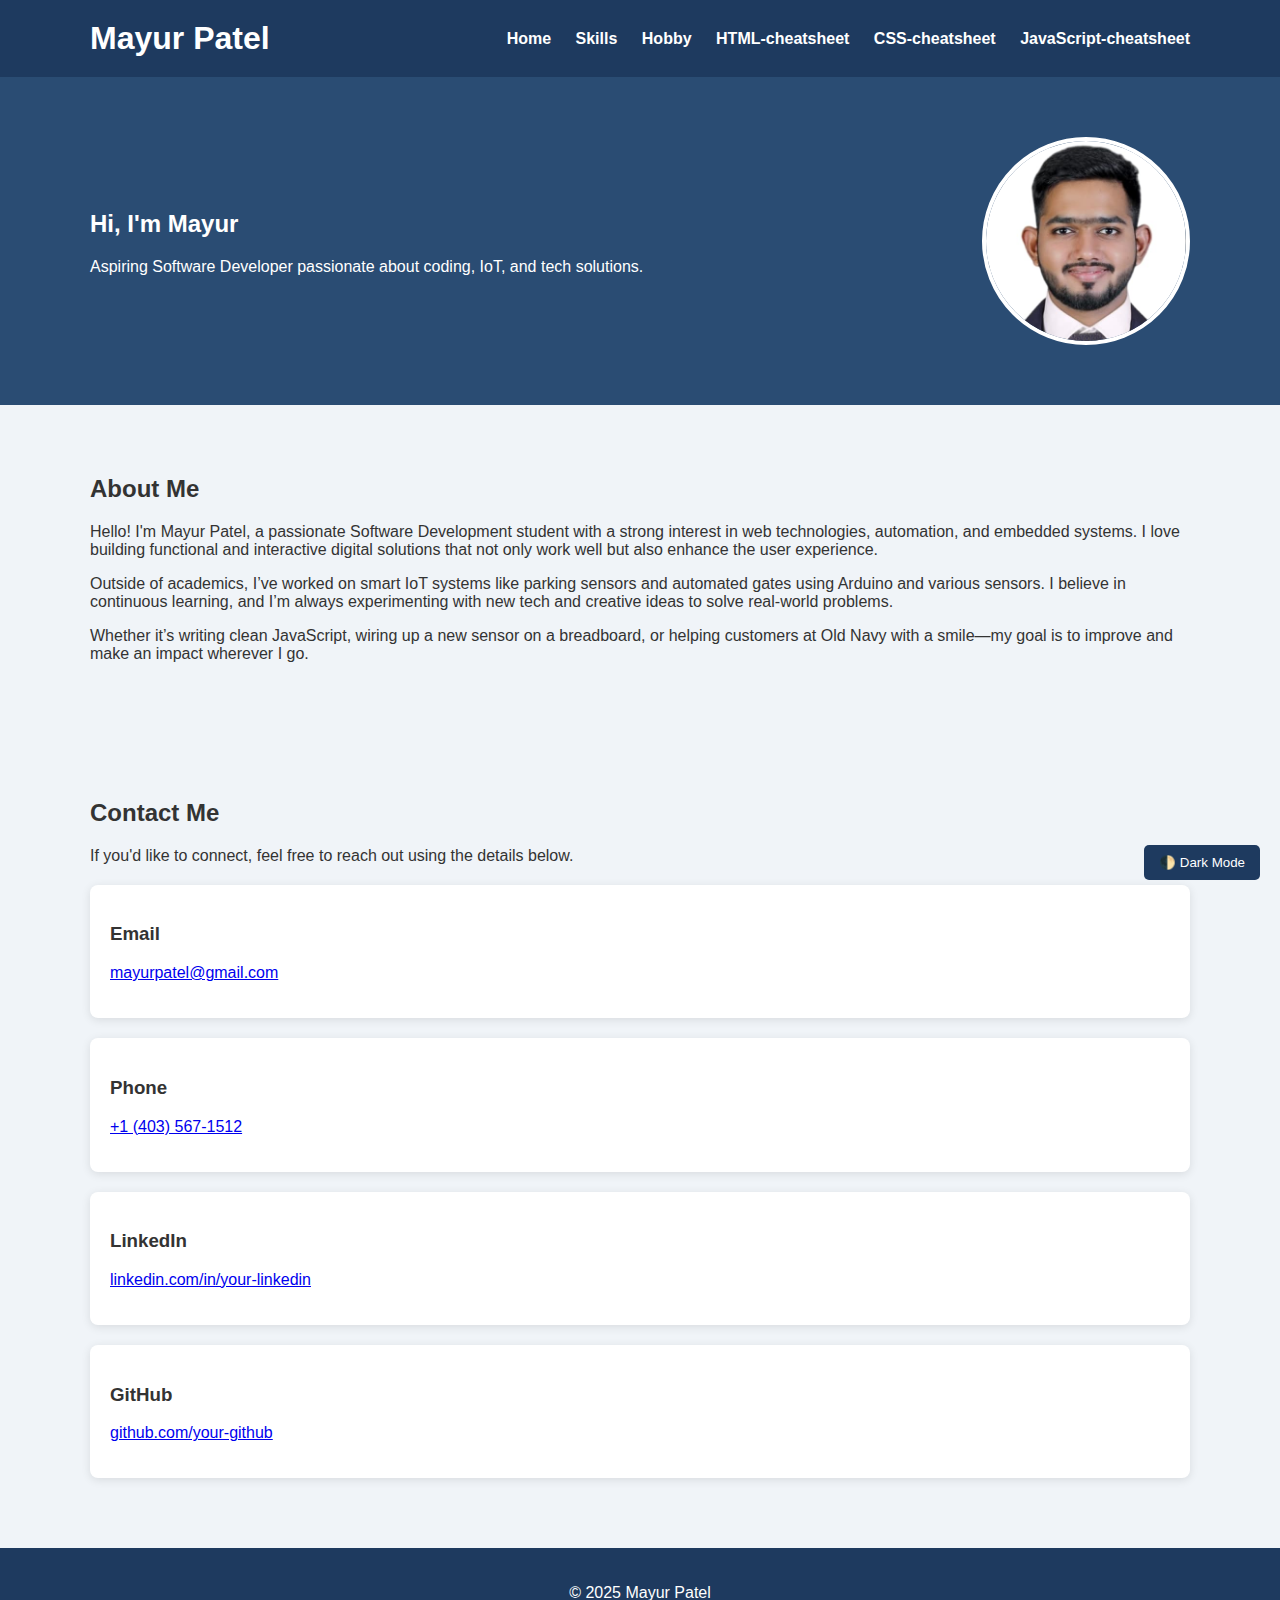
<file: index.html>
<!DOCTYPE html>
<html lang="en">
<head>
  <meta charset="UTF-8" />
  <meta name="viewport" content="width=device-width, initial-scale=1.0" />
  <title>Mayur Patel - Portfolio</title>
  <link rel="stylesheet" href="styles.css" />
  <link href="https://fonts.googleapis.com/icon?family=Material+Icons" rel="stylesheet" />
</head>
<body>
  <header>
    <div class="container nav">
      <h1 class="logo">Mayur Patel</h1>
      <nav>
        <a href="index.html">Home</a>
        <a href="skills.html">Skills</a>
        <a href="hobby.html">Hobby</a>
        <a href="html-cheatsheet.html">HTML-cheatsheet</a>
        <a href="css-cheatsheet.html">CSS-cheatsheet</a>
        <a href="javascript-cheatsheet.html">JavaScript-cheatsheet</a>
      </nav>
    </div>
  </header>

  <section id="home" class="hero">
    <div class="container">
      <div class="hero-text">
        <h2>Hi, I'm Mayur</h2>
        <p>Aspiring Software Developer passionate about coding, IoT, and tech solutions.</p>
      </div>
      <img src="8.jpg" alt="Mayur Patel" class="profile-pic" />
    </div>
  </section>

  <section id="about" class="section">
    <div class="container">
      <h2>About Me</h2>
      <p>Hello! I'm Mayur Patel, a passionate Software Development student with a strong interest in web technologies, automation, and embedded systems. I love building functional and interactive digital solutions that not only work well but also enhance the user experience.</p>
      <p>Outside of academics, I’ve worked on smart IoT systems like parking sensors and automated gates using Arduino and various sensors. I believe in continuous learning, and I’m always experimenting with new tech and creative ideas to solve real-world problems.</p>
      <p>Whether it’s writing clean JavaScript, wiring up a new sensor on a breadboard, or helping customers at Old Navy with a smile—my goal is to improve and make an impact wherever I go.</p>
    </div>
  </section>
  <section id="contact" class="section">
    <div class="container">
      <h2>Contact Me</h2>
      <p>If you'd like to connect, feel free to reach out using the details below.</p>
  
      <div class="card">
        <h3>Email</h3>
        <p><a href="mailto:mayurpatel@example.com">mayurpatel@gmail.com</a></p>
      </div>
  
      <div class="card">
        <h3>Phone</h3>
        <p><a href="tel:+1234567890">+1 (403) 567-1512</a></p>
      </div>
  
      <div class="card">
        <h3>LinkedIn</h3>
        <p><a href="https://www.linkedin.com/in/mayur-patel-272036344?utm_source=share&utm_campaign=share_via&utm_content=profile&utm_medium=android_app" target="_blank">linkedin.com/in/your-linkedin</a></p>
      </div>
  
      <div class="card">
        <h3>GitHub</h3>
        <p><a href="https://github.com/Mayurrr1512" target="_blank">github.com/your-github</a></p>
      </div>
    </div>
  </section>
  
  <footer>
    <p>&copy; 2025 Mayur Patel</p>
  </footer>

  <script src="script.js"></script>
</body>
</html>
</file>
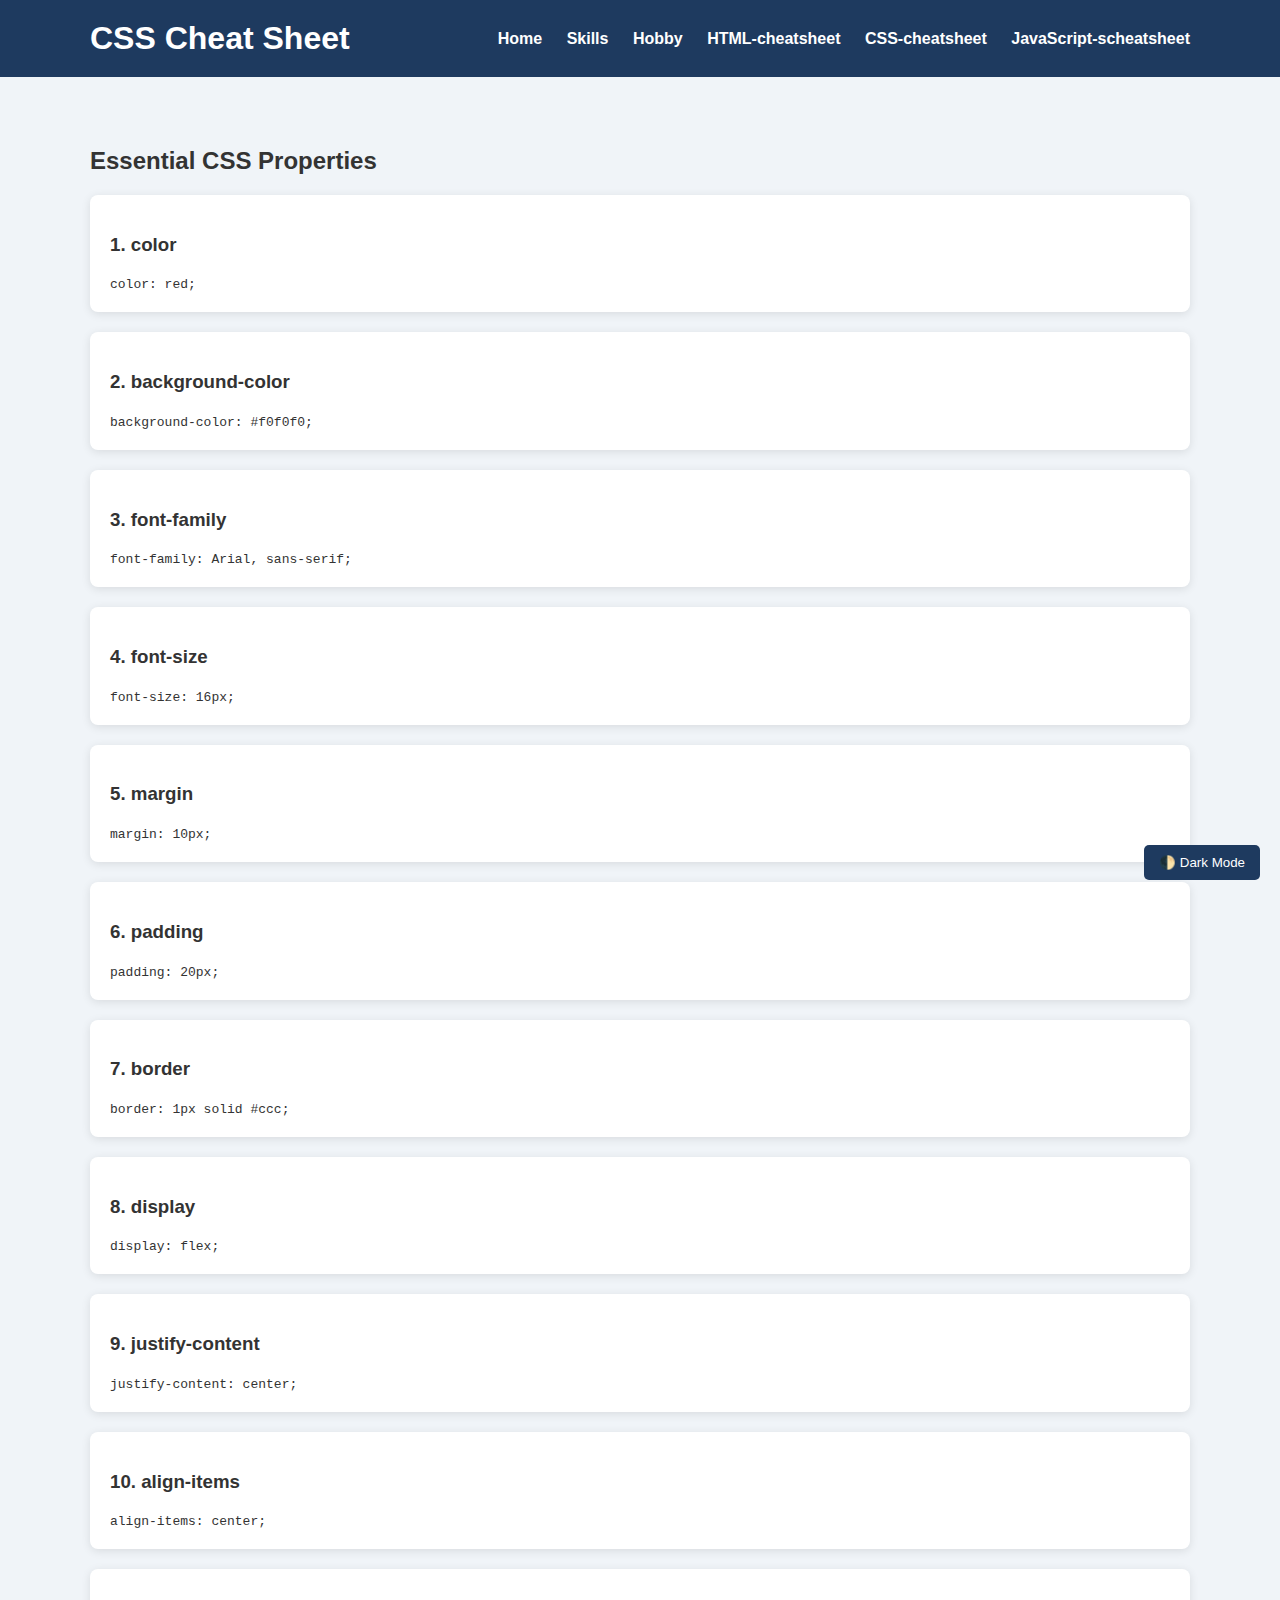
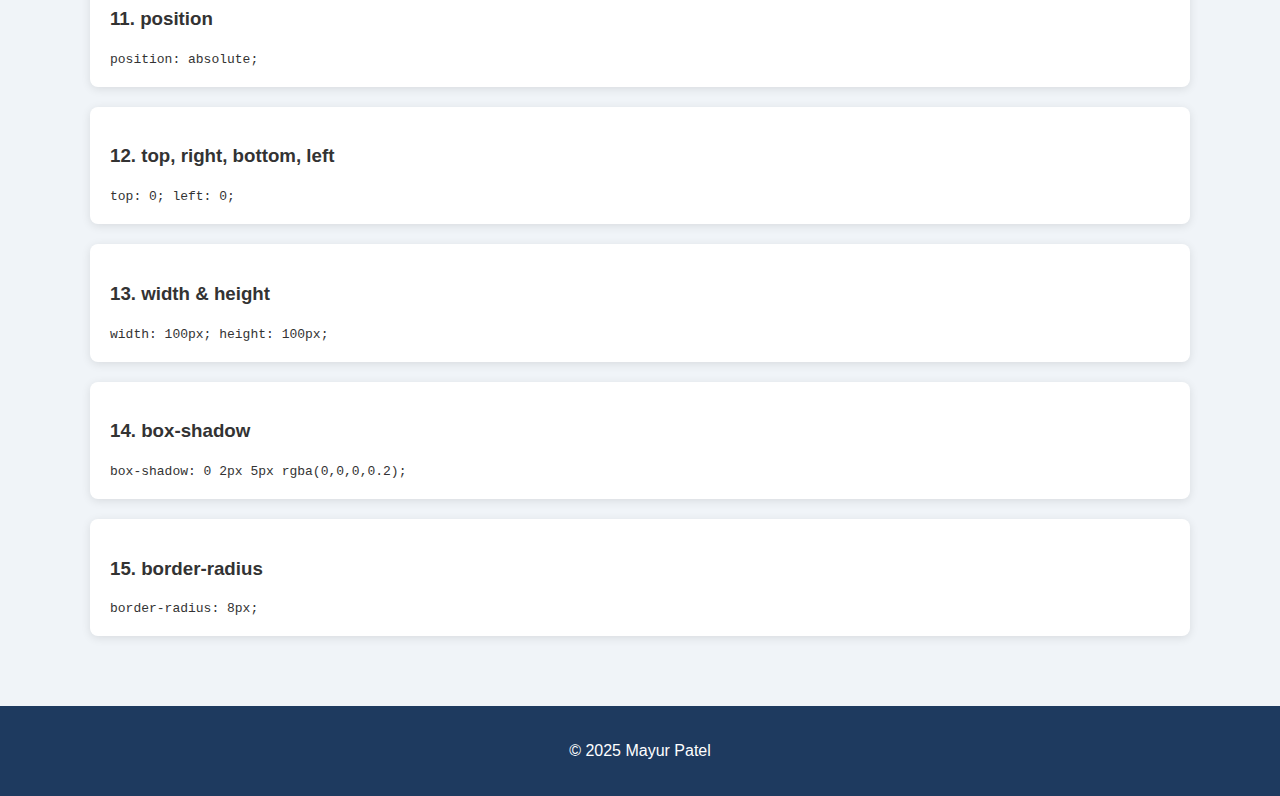
<file: css-cheatsheet.html>
<!DOCTYPE html>
<html lang="en">
<head>
  <meta charset="UTF-8" />
  <meta name="viewport" content="width=device-width, initial-scale=1.0" />
  <title>CSS Cheat Sheet - Mayur Patel</title>
  <link rel="stylesheet" href="styles.css" />
</head>
<body>
  <header>
    <div class="container nav">
      <h1 class="logo">CSS Cheat Sheet</h1>
      <nav>
        <a href="index.html">Home</a>
        <a href="skills.html">Skills</a>
        <a href="hobby.html">Hobby</a>
        <a href="html-cheatsheet.html">HTML-cheatsheet</a>
        <a href="css-cheatsheet.html">CSS-cheatsheet</a>
        <a href="javascript-cheatsheet.html">JavaScript-scheatsheet</a>
      </nav>
    </div>
  </header>

  <section class="section">
    <div class="container">
      <h2>Essential CSS Properties</h2>

      <div class="card"><h3>1. color</h3><code>color: red;</code></div>
      <div class="card"><h3>2. background-color</h3><code>background-color: #f0f0f0;</code></div>
      <div class="card"><h3>3. font-family</h3><code>font-family: Arial, sans-serif;</code></div>
      <div class="card"><h3>4. font-size</h3><code>font-size: 16px;</code></div>
      <div class="card"><h3>5. margin</h3><code>margin: 10px;</code></div>
      <div class="card"><h3>6. padding</h3><code>padding: 20px;</code></div>
      <div class="card"><h3>7. border</h3><code>border: 1px solid #ccc;</code></div>
      <div class="card"><h3>8. display</h3><code>display: flex;</code></div>
      <div class="card"><h3>9. justify-content</h3><code>justify-content: center;</code></div>
      <div class="card"><h3>10. align-items</h3><code>align-items: center;</code></div>
      <div class="card"><h3>11. position</h3><code>position: absolute;</code></div>
      <div class="card"><h3>12. top, right, bottom, left</h3><code>top: 0; left: 0;</code></div>
      <div class="card"><h3>13. width & height</h3><code>width: 100px; height: 100px;</code></div>
      <div class="card"><h3>14. box-shadow</h3><code>box-shadow: 0 2px 5px rgba(0,0,0,0.2);</code></div>
      <div class="card"><h3>15. border-radius</h3><code>border-radius: 8px;</code></div>
    </div>
  </section>

  <footer>
    <p>&copy; 2025 Mayur Patel</p>
  </footer>
  <script src="script.js"></script>
</body>
</html>
</file>
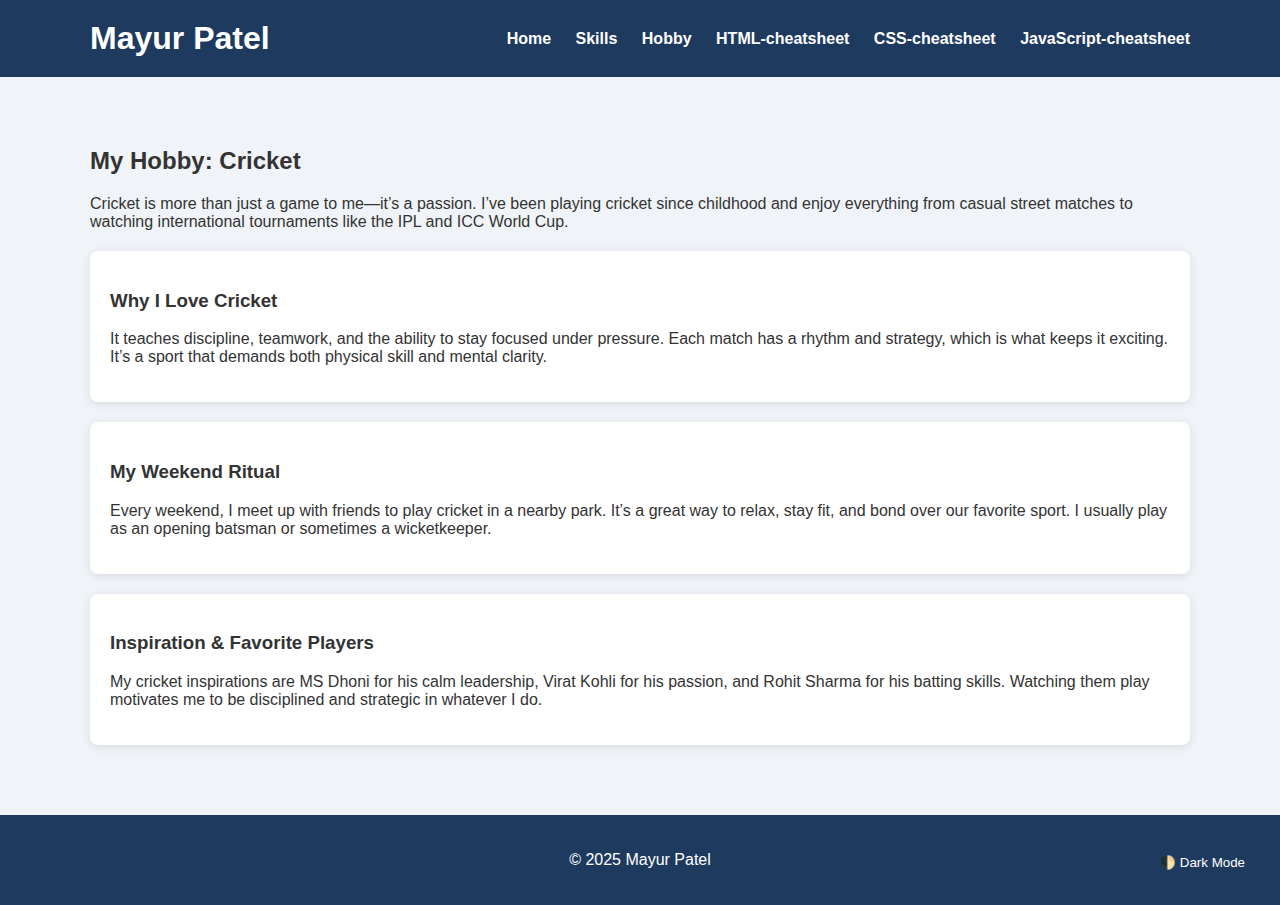
<file: hobby.html>
<!DOCTYPE html>
<html lang="en">
<head>
  <meta charset="UTF-8" />
  <meta name="viewport" content="width=device-width, initial-scale=1.0" />
  <title>My Hobby - Mayur Patel</title>
  <link rel="stylesheet" href="styles.css" />
  <link rel="stylesheet" href="styles.css">
  <link href="https://fonts.googleapis.com/icon?family=Material+Icons" rel="stylesheet">
</head>
<body>
  <header>
    <div class="container nav">
      <h1 class="logo">Mayur Patel</h1>
      <nav>
        <a href="index.html">Home</a>
        <a href="skills.html">Skills</a>
        <a href="hobby.html">Hobby</a>
        <a href="html-cheatsheet.html">HTML-cheatsheet</a>
        <a href="css-cheatsheet.html">CSS-cheatsheet</a>
        <a href="javascript-cheatsheet.html">JavaScript-cheatsheet</a>
        
      </nav>
    </div>
  </header>
  <script src="script.js"></script>

  <section class="section">
    <div class="container">
      <h2>My Hobby: Cricket</h2>
      <p>Cricket is more than just a game to me—it’s a passion. I’ve been playing cricket since childhood and enjoy everything from casual street matches to watching international tournaments like the IPL and ICC World Cup.</p>

      <div class="card">
        <h3>Why I Love Cricket</h3>
        <p>It teaches discipline, teamwork, and the ability to stay focused under pressure. Each match has a rhythm and strategy, which is what keeps it exciting. It’s a sport that demands both physical skill and mental clarity.</p>
      </div>

      <div class="card">
        <h3>My Weekend Ritual</h3>
        <p>Every weekend, I meet up with friends to play cricket in a nearby park. It’s a great way to relax, stay fit, and bond over our favorite sport. I usually play as an opening batsman or sometimes a wicketkeeper.</p>
      </div>

      <div class="card">
        <h3>Inspiration & Favorite Players</h3>
        <p>My cricket inspirations are MS Dhoni for his calm leadership, Virat Kohli for his passion, and Rohit Sharma for his batting skills. Watching them play motivates me to be disciplined and strategic in whatever I do.</p>
      </div>
    </div>
  </section>

  <footer>
    <p>&copy; 2025 Mayur Patel</p>
  </footer>
</body>
</html>
</file>
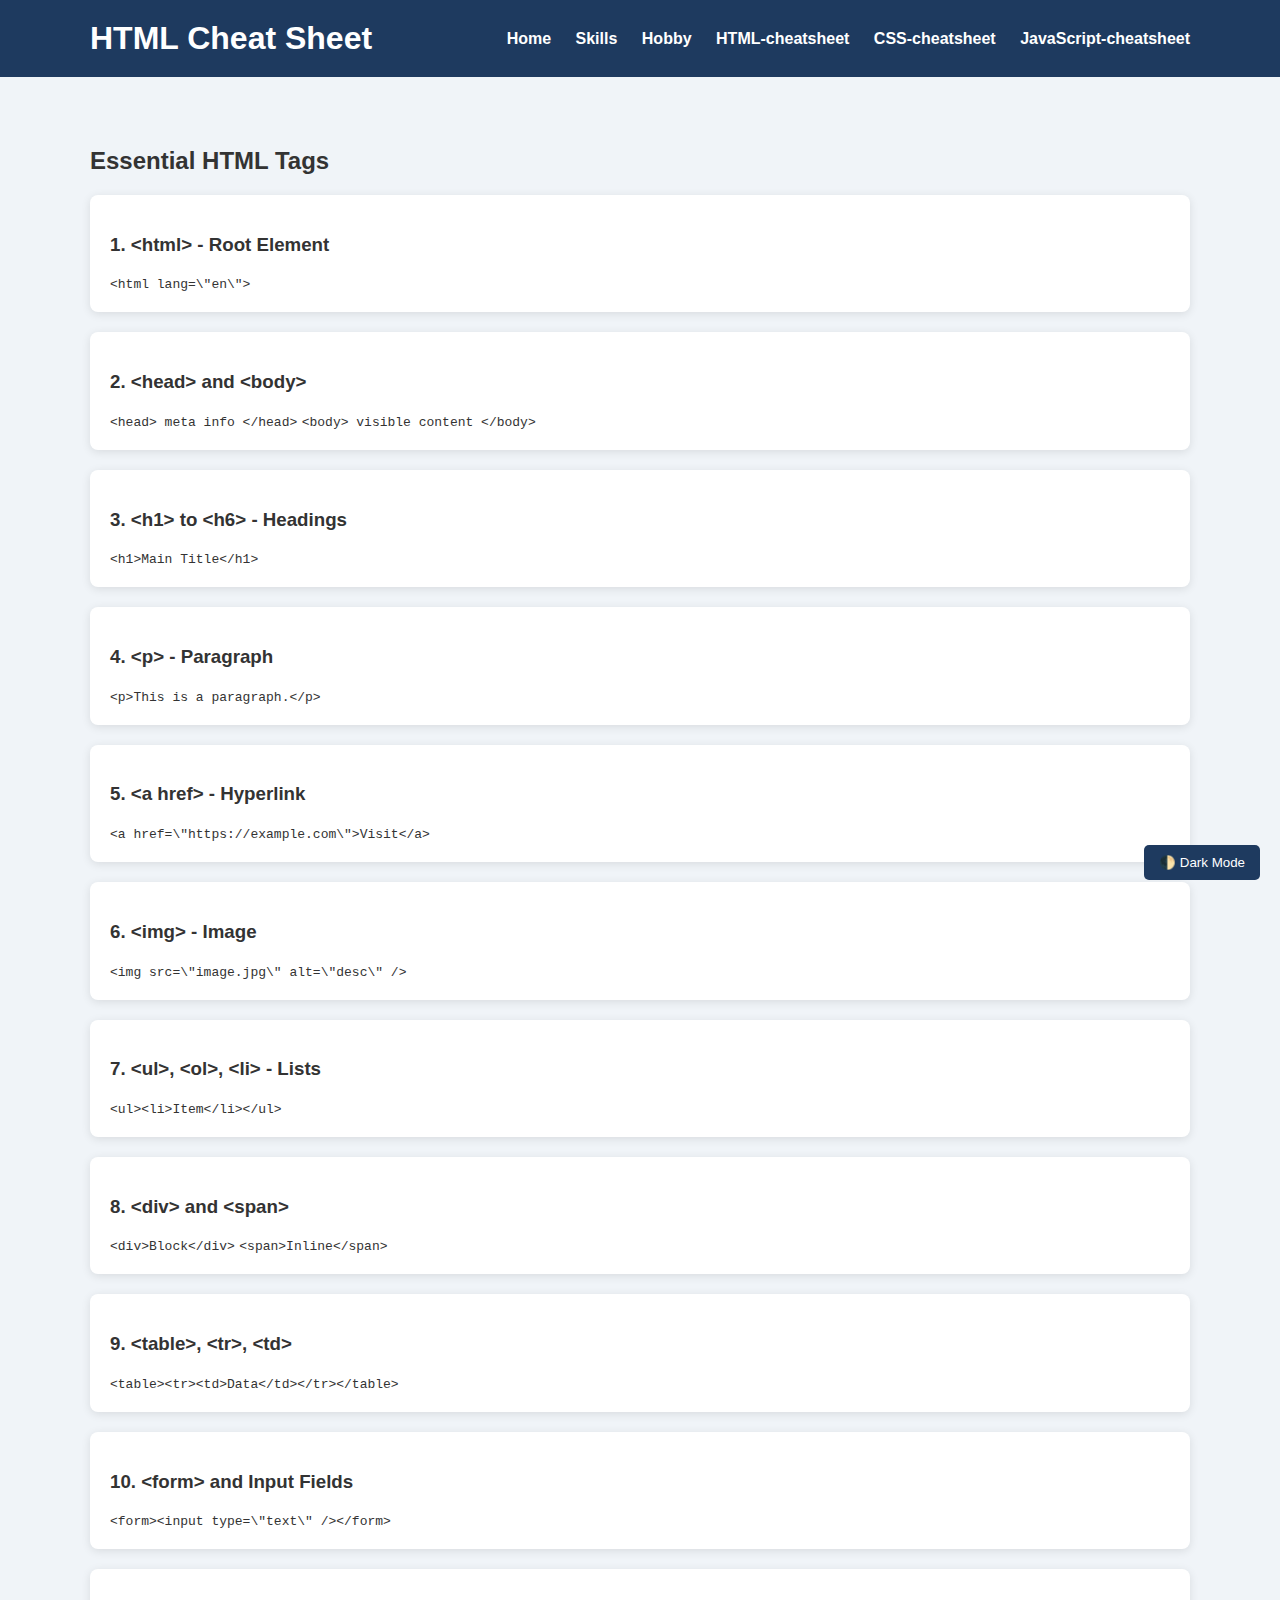
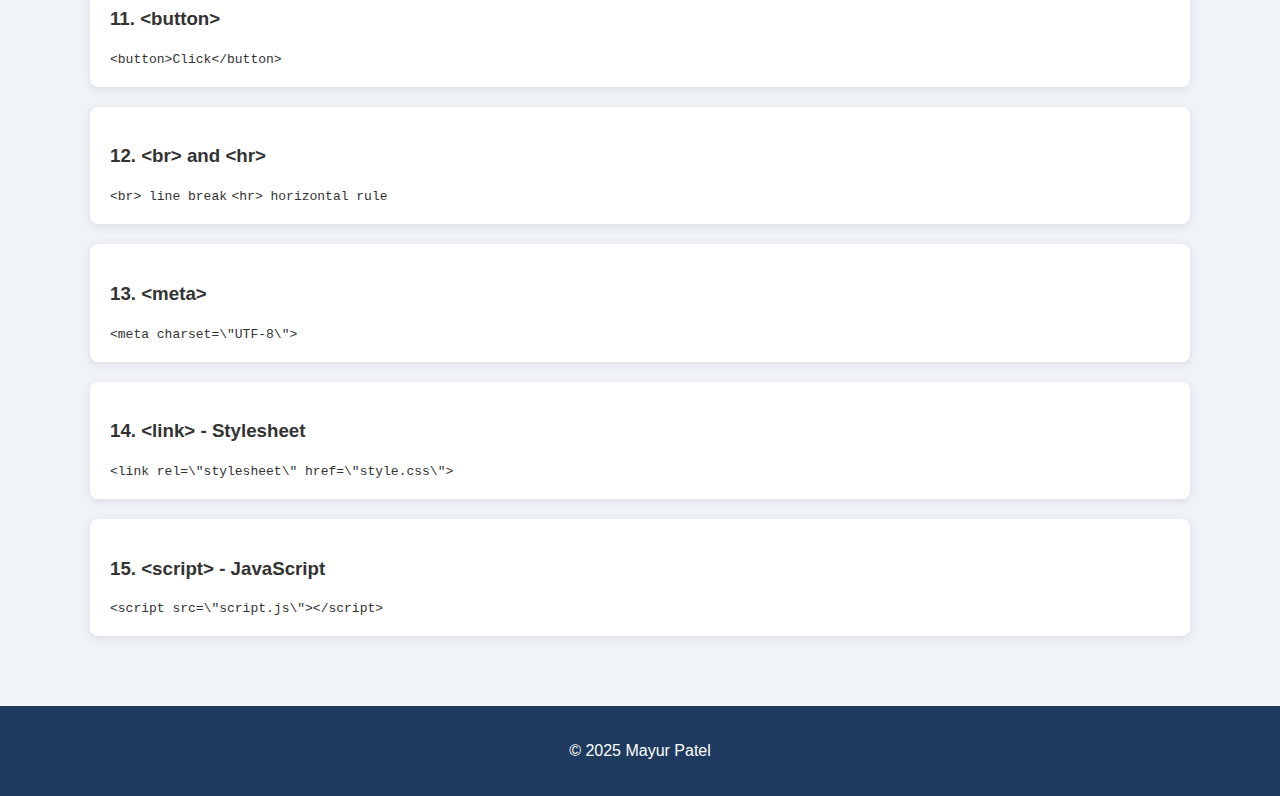
<file: html-cheatsheet.html>
<!DOCTYPE html>
<html lang="en">
<head>
  <meta charset="UTF-8" />
  <meta name="viewport" content="width=device-width, initial-scale=1.0" />
  <title>HTML Cheat Sheet - Mayur Patel</title>
  <link rel="stylesheet" href="styles.css" />
</head>
<body>
  <header>
    <div class="container nav">
      <h1 class="logo">HTML Cheat Sheet</h1>
      <nav>
        <a href="index.html">Home</a>
        <a href="skills.html">Skills</a>
        <a href="hobby.html">Hobby</a>
        <a href="html-cheatsheet.html">HTML-cheatsheet</a>
        <a href="css-cheatsheet.html">CSS-cheatsheet</a>
        <a href="javascript-cheatsheet.html">JavaScript-cheatsheet</a>
      </nav>
    </div>
  </header>

  <section class="section">
    <div class="container">
      <h2>Essential HTML Tags</h2>

      <div class="card">
        <h3>1. &lt;html&gt; - Root Element</h3>
        <code>&lt;html lang=\"en\"&gt;</code>
      </div>

      <div class="card">
        <h3>2. &lt;head&gt; and &lt;body&gt;</h3>
        <code>&lt;head&gt; meta info &lt;/head&gt;</code>
        <code>&lt;body&gt; visible content &lt;/body&gt;</code>
      </div>

      <div class="card">
        <h3>3. &lt;h1&gt; to &lt;h6&gt; - Headings</h3>
        <code>&lt;h1&gt;Main Title&lt;/h1&gt;</code>
      </div>

      <div class="card">
        <h3>4. &lt;p&gt; - Paragraph</h3>
        <code>&lt;p&gt;This is a paragraph.&lt;/p&gt;</code>
      </div>

      <div class="card">
        <h3>5. &lt;a href&gt; - Hyperlink</h3>
        <code>&lt;a href=\"https://example.com\"&gt;Visit&lt;/a&gt;</code>
      </div>

      <div class="card">
        <h3>6. &lt;img&gt; - Image</h3>
        <code>&lt;img src=\"image.jpg\" alt=\"desc\" /&gt;</code>
      </div>

      <div class="card">
        <h3>7. &lt;ul&gt;, &lt;ol&gt;, &lt;li&gt; - Lists</h3>
        <code>&lt;ul&gt;&lt;li&gt;Item&lt;/li&gt;&lt;/ul&gt;</code>
      </div>

      <div class="card">
        <h3>8. &lt;div&gt; and &lt;span&gt;</h3>
        <code>&lt;div&gt;Block&lt;/div&gt;</code>
        <code>&lt;span&gt;Inline&lt;/span&gt;</code>
      </div>

      <div class="card">
        <h3>9. &lt;table&gt;, &lt;tr&gt;, &lt;td&gt;</h3>
        <code>&lt;table&gt;&lt;tr&gt;&lt;td&gt;Data&lt;/td&gt;&lt;/tr&gt;&lt;/table&gt;</code>
      </div>

      <div class="card">
        <h3>10. &lt;form&gt; and Input Fields</h3>
        <code>&lt;form&gt;&lt;input type=\"text\" /&gt;&lt;/form&gt;</code>
      </div>

      <div class="card">
        <h3>11. &lt;button&gt;</h3>
        <code>&lt;button&gt;Click&lt;/button&gt;</code>
      </div>

      <div class="card">
        <h3>12. &lt;br&gt; and &lt;hr&gt;</h3>
        <code>&lt;br&gt; line break</code>
        <code>&lt;hr&gt; horizontal rule</code>
      </div>

      <div class="card">
        <h3>13. &lt;meta&gt;</h3>
        <code>&lt;meta charset=\"UTF-8\"&gt;</code>
      </div>

      <div class="card">
        <h3>14. &lt;link&gt; - Stylesheet</h3>
        <code>&lt;link rel=\"stylesheet\" href=\"style.css\"&gt;</code>
      </div>

      <div class="card">
        <h3>15. &lt;script&gt; - JavaScript</h3>
        <code>&lt;script src=\"script.js\"&gt;&lt;/script&gt;</code>
      </div>
    </div>
  </section>

  <footer>
    <p>&copy; 2025 Mayur Patel</p>
  </footer>
  <script src="script.js"></script>
</body>
</html>
</file>
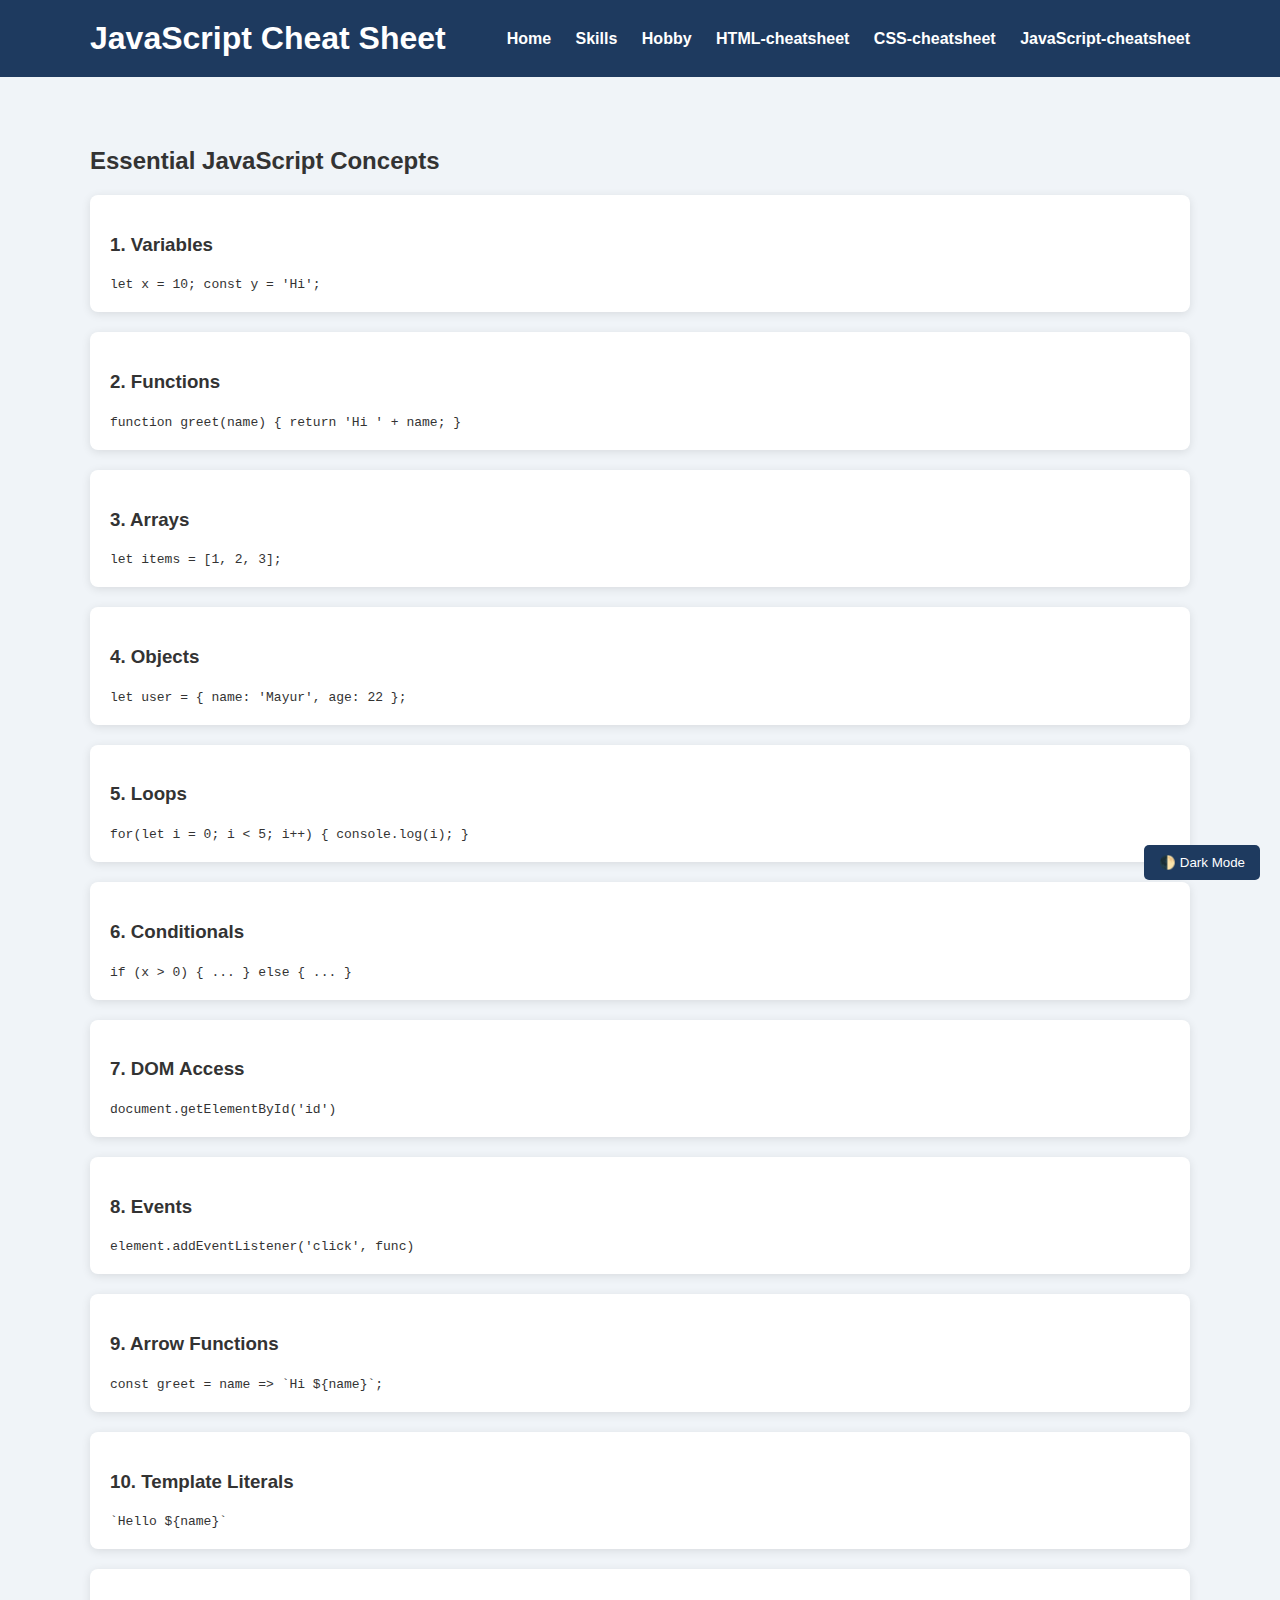
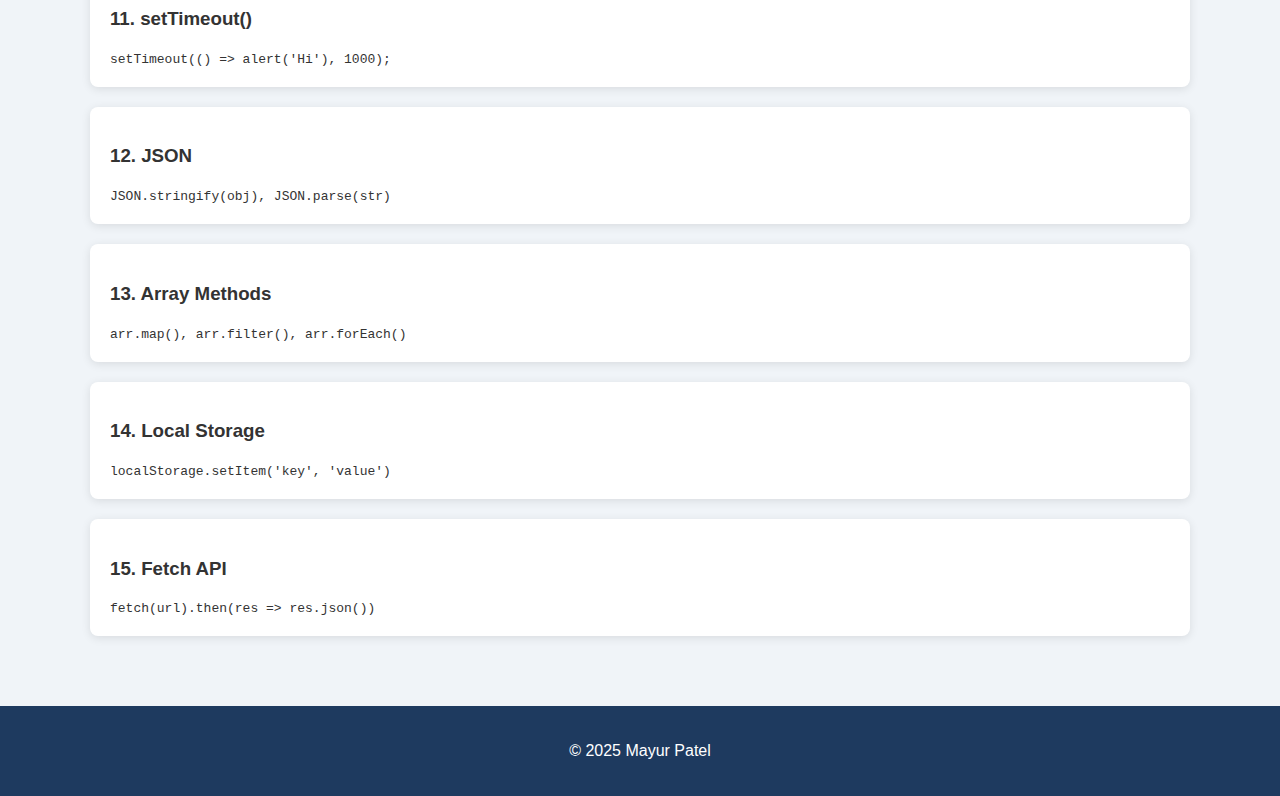
<file: javascript-cheatsheet.html>
<!DOCTYPE html>
<html lang="en">
<head>
  <meta charset="UTF-8" />
  <meta name="viewport" content="width=device-width, initial-scale=1.0" />
  <title>JavaScript Cheat Sheet - Mayur Patel</title>
  <link rel="stylesheet" href="styles.css" />
</head>
<body>
  <header>
    <div class="container nav">
      <h1 class="logo">JavaScript Cheat Sheet</h1>
      <nav>
        <a href="index.html">Home</a>
        <a href="skills.html">Skills</a>
        <a href="hobby.html">Hobby</a>
      <a href="html-cheatsheet.html">HTML-cheatsheet</a>
        <a href="css-cheatsheet.html">CSS-cheatsheet</a>
        <a href="javascript-cheatsheet.html">JavaScript-cheatsheet</a>
      </nav>
    </div>
  </header>

  <section class="section">
    <div class="container">
      <h2>Essential JavaScript Concepts</h2>

      <div class="card"><h3>1. Variables</h3><code>let x = 10; const y = 'Hi';</code></div>
      <div class="card"><h3>2. Functions</h3><code>function greet(name) { return 'Hi ' + name; }</code></div>
      <div class="card"><h3>3. Arrays</h3><code>let items = [1, 2, 3];</code></div>
      <div class="card"><h3>4. Objects</h3><code>let user = { name: 'Mayur', age: 22 };</code></div>
      <div class="card"><h3>5. Loops</h3><code>for(let i = 0; i < 5; i++) { console.log(i); }</code></div>
      <div class="card"><h3>6. Conditionals</h3><code>if (x > 0) { ... } else { ... }</code></div>
      <div class="card"><h3>7. DOM Access</h3><code>document.getElementById('id')</code></div>
      <div class="card"><h3>8. Events</h3><code>element.addEventListener('click', func)</code></div>
      <div class="card"><h3>9. Arrow Functions</h3><code>const greet = name => `Hi ${name}`;</code></div>
      <div class="card"><h3>10. Template Literals</h3><code>`Hello ${name}`</code></div>
      <div class="card"><h3>11. setTimeout()</h3><code>setTimeout(() => alert('Hi'), 1000);</code></div>
      <div class="card"><h3>12. JSON</h3><code>JSON.stringify(obj), JSON.parse(str)</code></div>
      <div class="card"><h3>13. Array Methods</h3><code>arr.map(), arr.filter(), arr.forEach()</code></div>
      <div class="card"><h3>14. Local Storage</h3><code>localStorage.setItem('key', 'value')</code></div>
      <div class="card"><h3>15. Fetch API</h3><code>fetch(url).then(res => res.json())</code></div>
    </div>
  </section>

  <footer>
    <p>&copy; 2025 Mayur Patel</p>
  </footer>
  <script src="script.js"></script>
</body>
</html>
</file>
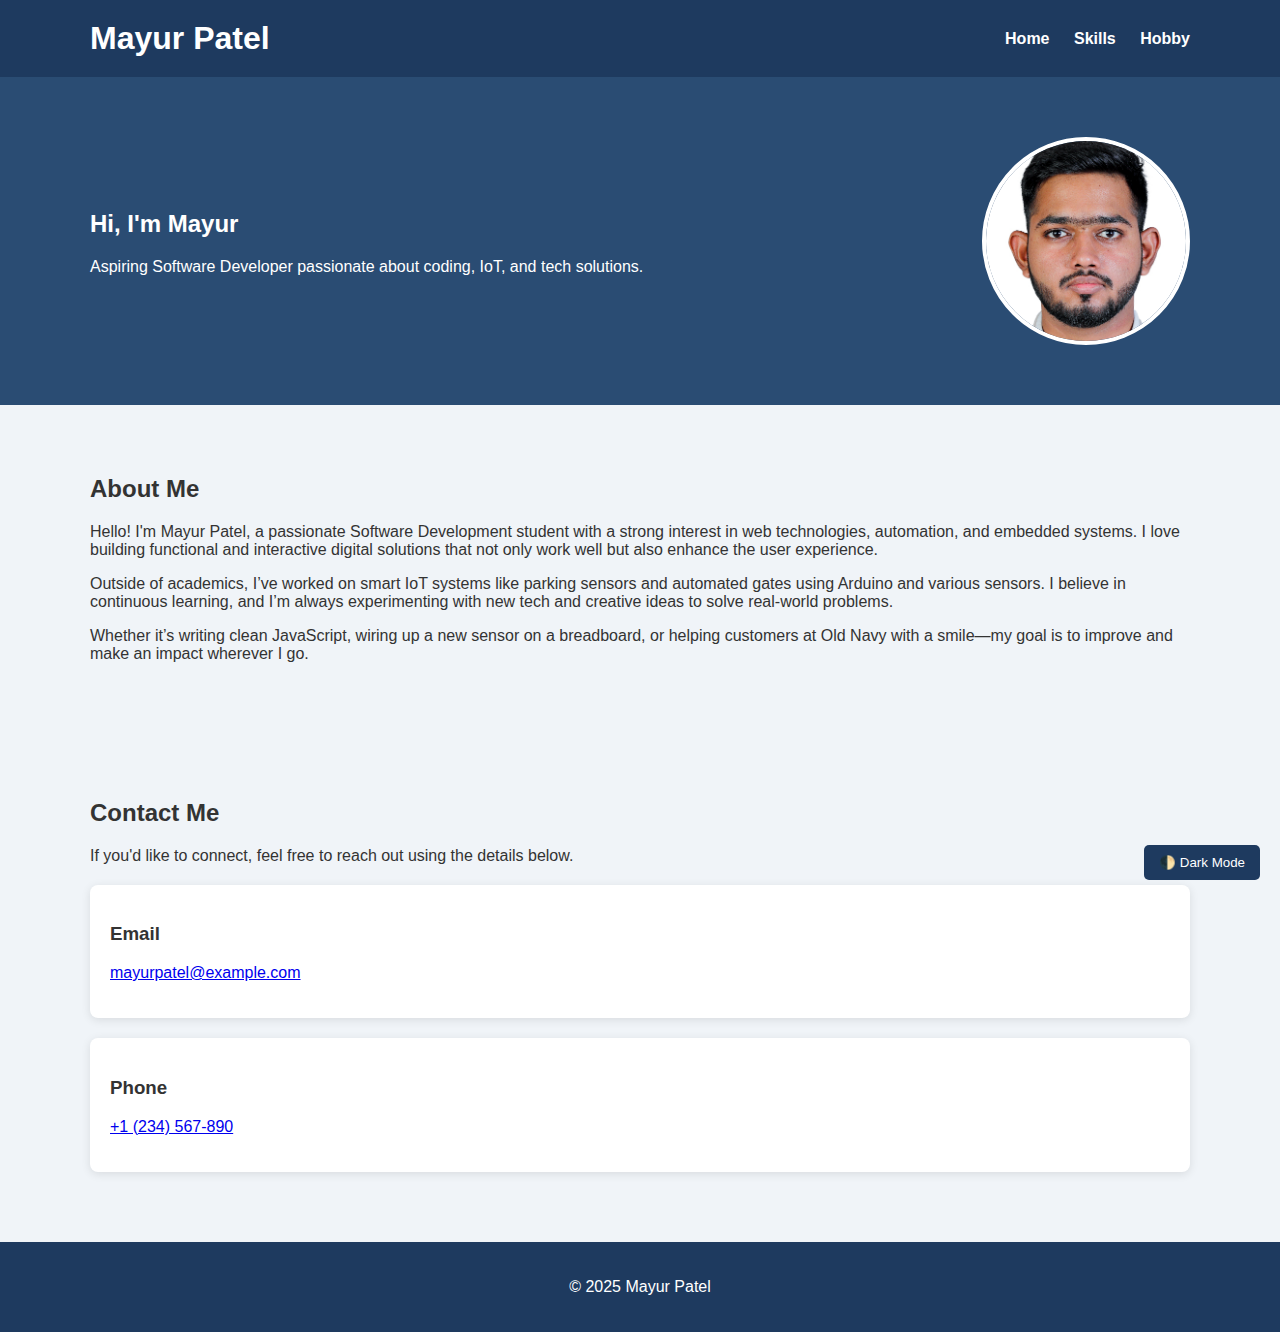
<file: resume.html>
<!DOCTYPE html>
<html lang="en">
<head>
  <meta charset="UTF-8" />
  <meta name="viewport" content="width=device-width, initial-scale=1.0" />
  <title>Mayur Patel - Portfolio</title>
  <link rel="stylesheet" href="styles.css" />
  <link href="https://fonts.googleapis.com/icon?family=Material+Icons" rel="stylesheet" />
</head>
<body>
  <header>
    <div class="container nav">
      <h1 class="logo">Mayur Patel</h1>
      <nav>
        <a href="resume.html">Home</a>
        <a href="skills.html">Skills</a>
        <a href="hobby.html">Hobby</a>
      </nav>
    </div>
  </header>

  <section id="home" class="hero">
    <div class="container">
      <div class="hero-text">
        <h2>Hi, I'm Mayur</h2>
        <p>Aspiring Software Developer passionate about coding, IoT, and tech solutions.</p>
      </div>
      <img src="9.jpg" alt="Mayur Patel" class="profile-pic" />
    </div>
  </section>

  <section id="about" class="section">
    <div class="container">
      <h2>About Me</h2>
      <p>Hello! I'm Mayur Patel, a passionate Software Development student with a strong interest in web technologies, automation, and embedded systems. I love building functional and interactive digital solutions that not only work well but also enhance the user experience.</p>
      <p>Outside of academics, I’ve worked on smart IoT systems like parking sensors and automated gates using Arduino and various sensors. I believe in continuous learning, and I’m always experimenting with new tech and creative ideas to solve real-world problems.</p>
      <p>Whether it’s writing clean JavaScript, wiring up a new sensor on a breadboard, or helping customers at Old Navy with a smile—my goal is to improve and make an impact wherever I go.</p>
    </div>
  </section>
  <section id="contact" class="section">
    <div class="container">
      <h2>Contact Me</h2>
      <p>If you'd like to connect, feel free to reach out using the details below.</p>
  
      <div class="card">
        <h3>Email</h3>
        <p><a href="mailto:mayurpatel@example.com">mayurpatel@example.com</a></p>
      </div>
  
      <div class="card">
        <h3>Phone</h3>
        <p><a href="tel:+1234567890">+1 (234) 567-890</a></p>
      </div>
    </div>
  </section>
 
  <footer>
    <p>&copy; 2025 Mayur Patel</p>
  </footer>

  <script src="script.js"></script>
</body>
</html>
</file>
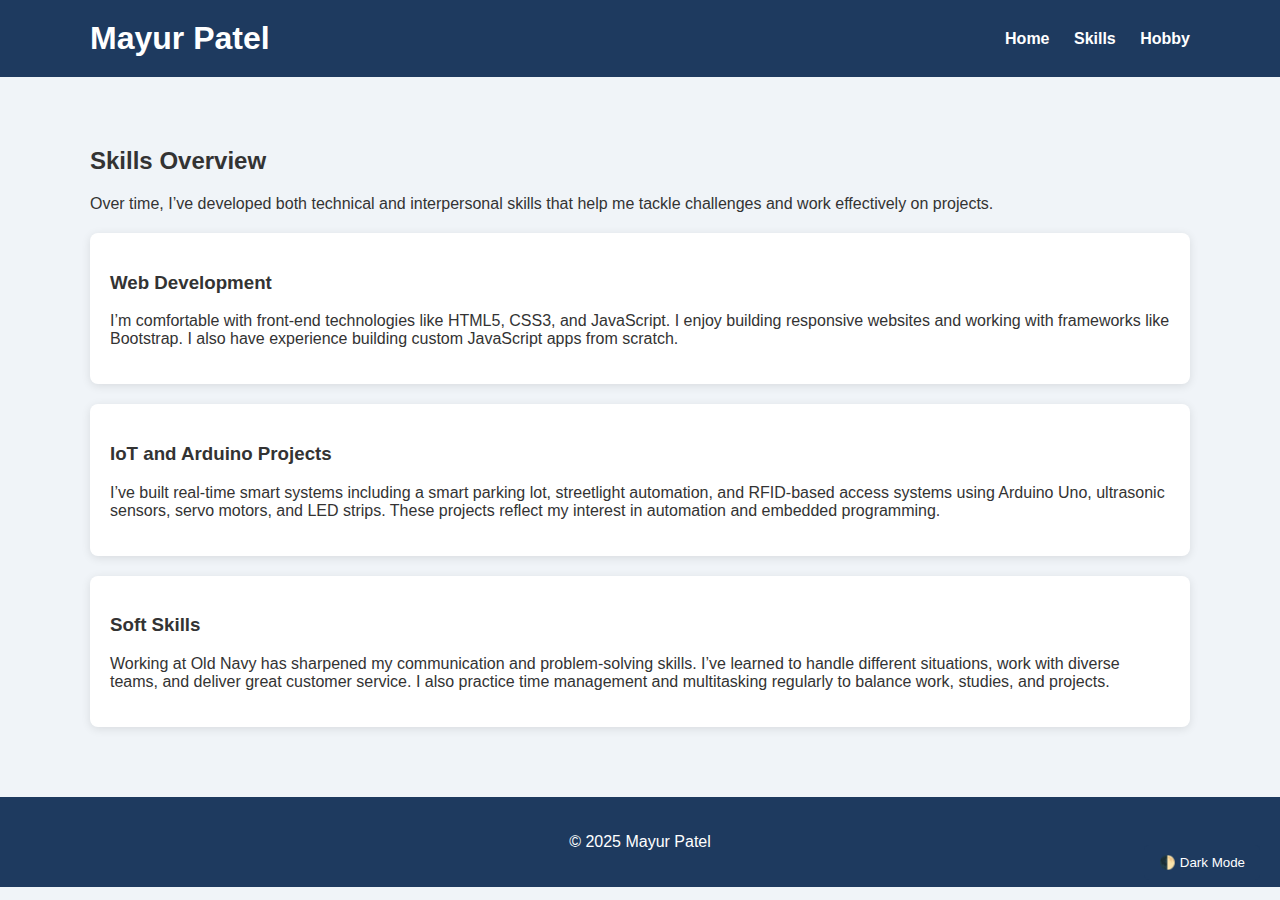
<file: skills.html>
<!DOCTYPE html>
<html lang="en">
<head>
  <meta charset="UTF-8" />
  <meta name="viewport" content="width=device-width, initial-scale=1.0" />
  <title>My Skills - Mayur Patel</title>
  <link rel="stylesheet" href="styles.css" />
  <link rel="stylesheet" href="styles.css">
  <link href="https://fonts.googleapis.com/icon?family=Material+Icons" rel="stylesheet">
  
</head>
<body>
  <header>
    <div class="container nav">
      <h1 class="logo">Mayur Patel</h1>
      <nav>
        <a href="resume.html">Home</a>
        <a href="skills.html">Skills</a>
        <a href="hobby.html">Hobby</a>
      </nav>
    </div>
  </header>
  <script src="script.js"></script>

  <section class="section">
    <div class="container">
      <h2>Skills Overview</h2>
      <p>Over time, I’ve developed both technical and interpersonal skills that help me tackle challenges and work effectively on projects.</p>

      <div class="card">
        <h3>Web Development</h3>
        <p>I’m comfortable with front-end technologies like HTML5, CSS3, and JavaScript. I enjoy building responsive websites and working with frameworks like Bootstrap. I also have experience building custom JavaScript apps from scratch.</p>
      </div>

      <div class="card">
        <h3>IoT and Arduino Projects</h3>
        <p>I’ve built real-time smart systems including a smart parking lot, streetlight automation, and RFID-based access systems using Arduino Uno, ultrasonic sensors, servo motors, and LED strips. These projects reflect my interest in automation and embedded programming.</p>
      </div>

      <div class="card">
        <h3>Soft Skills</h3>
        <p>Working at Old Navy has sharpened my communication and problem-solving skills. I’ve learned to handle different situations, work with diverse teams, and deliver great customer service. I also practice time management and multitasking regularly to balance work, studies, and projects.</p>
      </div>
    </div>
  </section>

  <footer>
    <p>&copy; 2025 Mayur Patel</p>
  </footer>
</body>
</html>
</file>
<file: styles.css>
/* General Layout */
body {
  margin: 0;
  font-family: 'Segoe UI', Tahoma, Geneva, Verdana, sans-serif;
  background-color: #f0f4f8;
  color: #333;
}

.container {
  width: 90%;
  max-width: 1100px;
  margin: auto;
}

/* Header */
header {
  background-color: #1e3a5f;
  padding: 20px 0;
  color: white;
}

.nav {
  display: flex;
  justify-content: space-between;
  align-items: center;
}

.logo {
  margin: 0;
}

nav a {
  color: white;
  margin-left: 20px;
  text-decoration: none;
  font-weight: bold;
}

/* Hero Section */
.hero {
  background-color: #2a4c73;
  color: white;
  padding: 60px 0;
  display: flex;
  justify-content: center;
  align-items: center;
}

.hero .container {
  display: flex;
  flex-wrap: wrap;
  align-items: center;
  gap: 30px;
}

.hero-text {
  flex: 1;
}

.profile-pic {
  width: 200px;
  height: 200px;
  border-radius: 50%;
  object-fit: cover;
  border: 4px solid white;
}

/* Section Layout */
.section {
  padding: 50px 0;
}

.card {
  background: white;
  border-radius: 8px;
  padding: 20px;
  margin: 20px 0;
  box-shadow: 0 2px 10px rgba(0, 0, 0, 0.1);
}

.card ul {
  padding-left: 20px;
}

/* Footer */
footer {
  text-align: center;
  padding: 20px;
  background-color: #1e3a5f;
  color: white;
}

/* Toggle Button (Dark Mode) */
.toggle-btn {
  position: fixed;
  bottom: 20px;
  right: 20px;
  padding: 10px 15px;
  background-color: #1e3a5f;
  color: white;
  border: none;
  cursor: pointer;
  z-index: 999;
  border-radius: 5px;
}

/* Dark Mode Styling */
.dark-mode {
  background-color: #1a1a1a;
  color: #f0f0f0;
}

.dark-mode header,
.dark-mode footer {
  background-color: #000;
}

.dark-mode .card {
  background-color: #2a2a2a;
  color: white;
}
</file>
